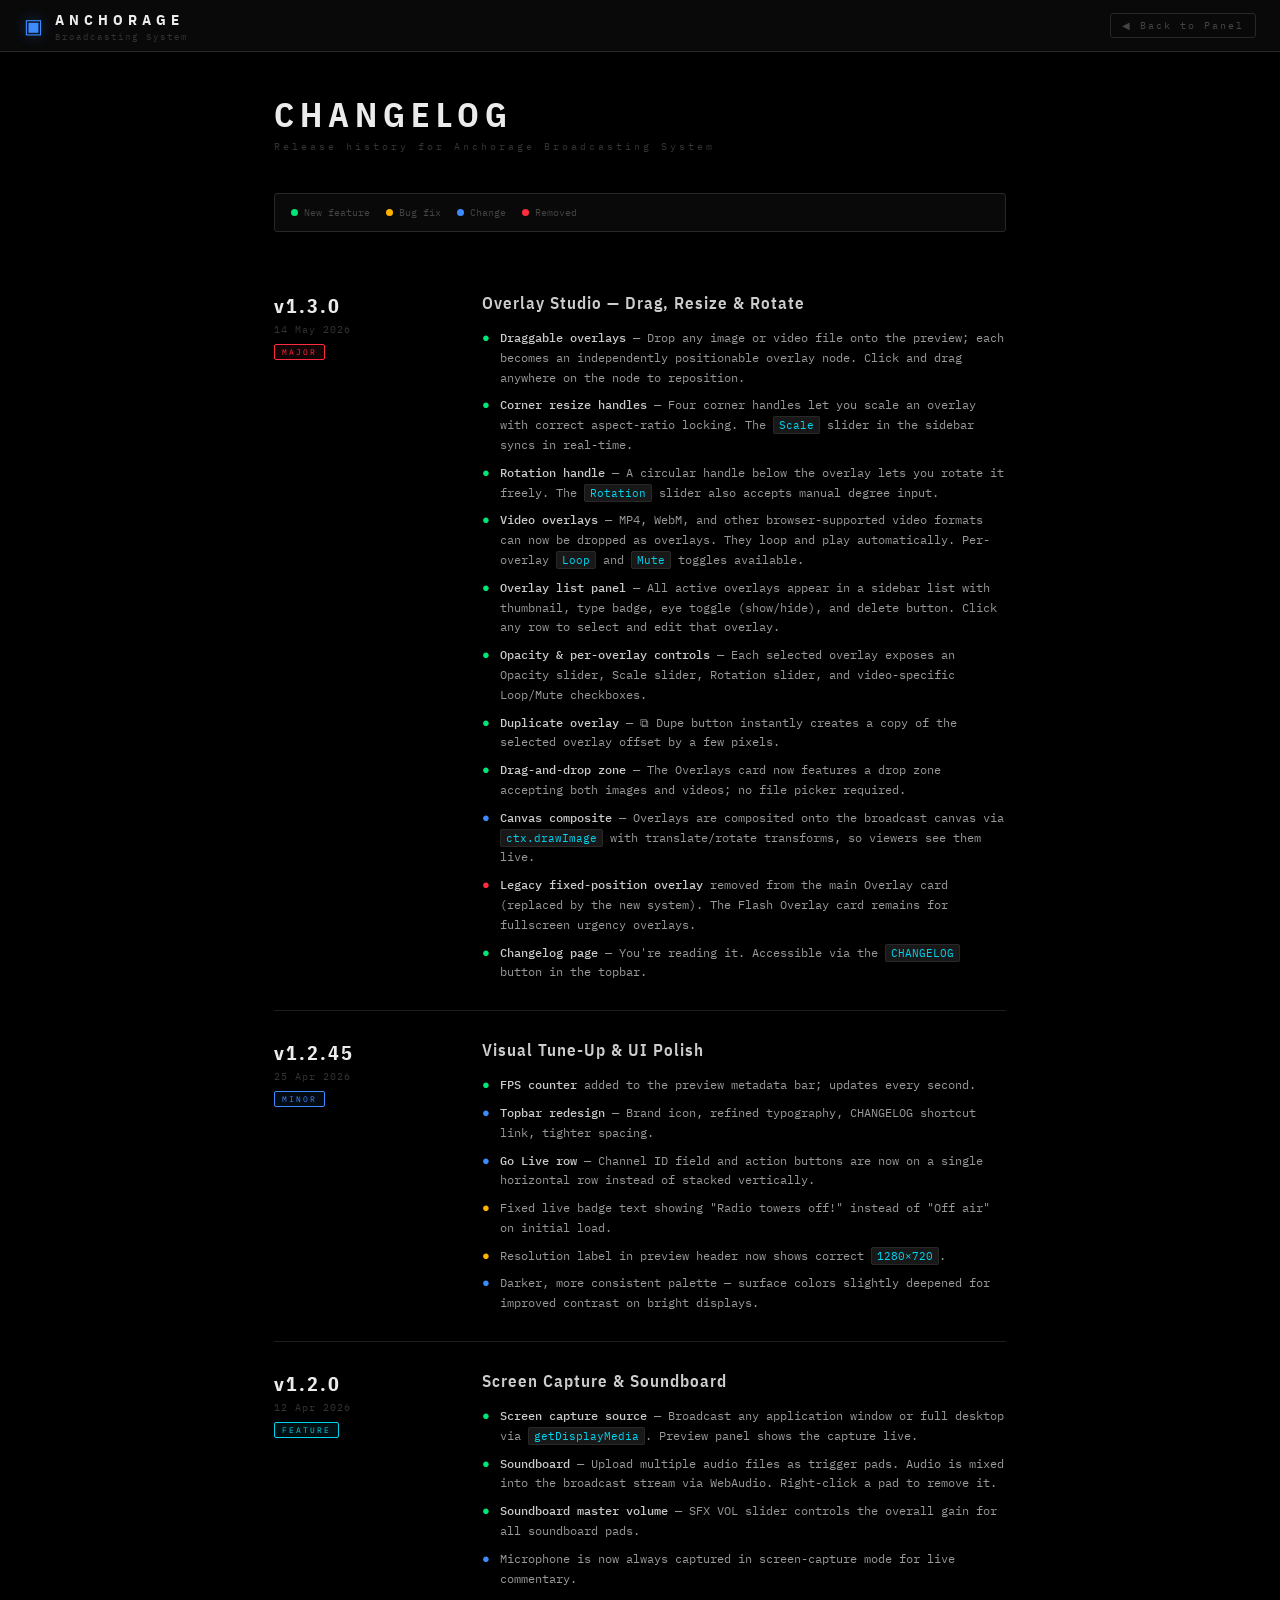
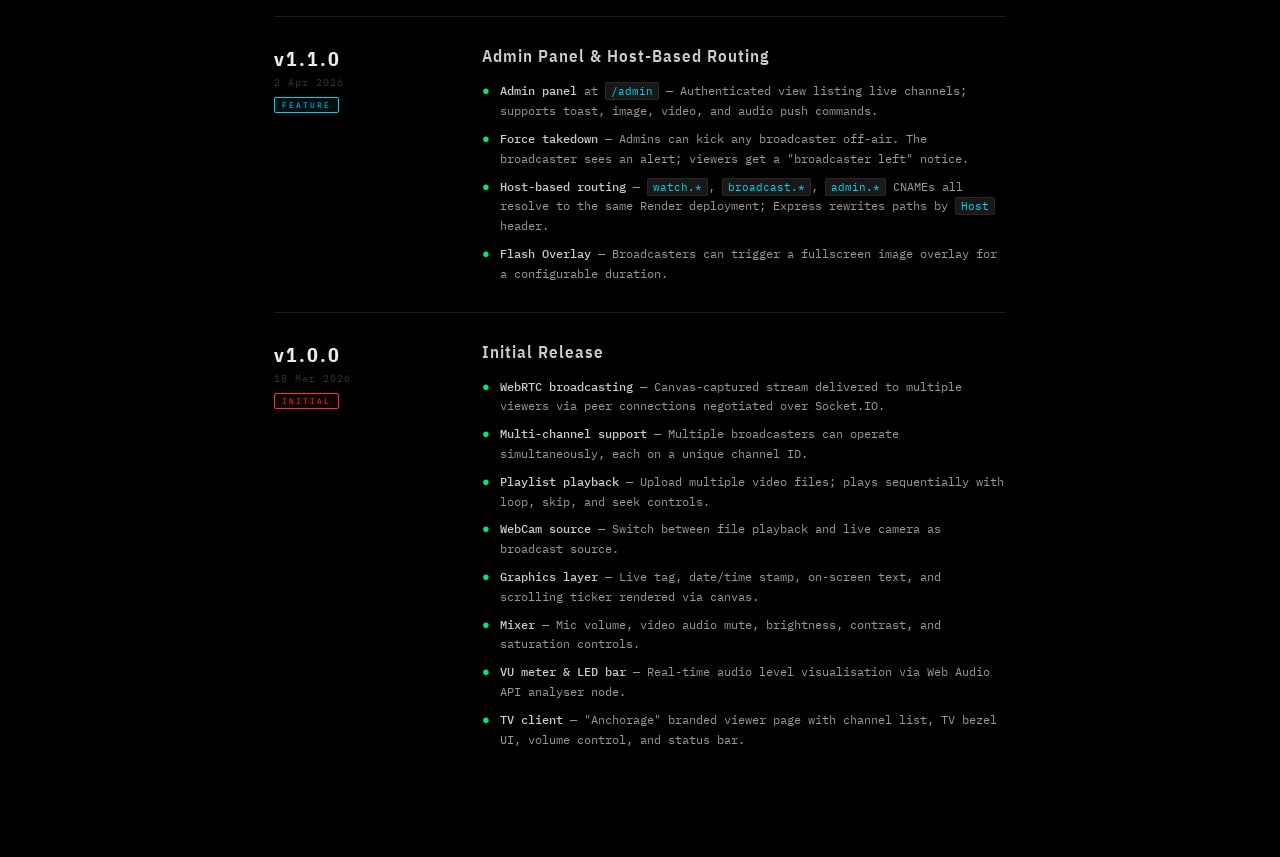
<file: public/broadcaster/changelog.html>
<!DOCTYPE html>
<html lang="en">
<head>
  <link rel="icon" href="favicon.png">
  <meta charset="UTF-8"/>
  <meta name="viewport" content="width=device-width,initial-scale=1"/>
  <title>Changelog — Anchorage</title>
  <link rel="preconnect" href="https://fonts.googleapis.com">
  <link href="https://fonts.googleapis.com/css2?family=IBM+Plex+Mono:wght@400;500&family=IBM+Plex+Sans+Condensed:wght@400;600;700;900&display=swap" rel="stylesheet">
  <style>
    :root {
      --black:  #000;
      --s1:     #090909;
      --s2:     #101010;
      --s3:     #181818;
      --line:   #1c1c1c;
      --line2:  #282828;
      --fg:     #666;
      --fg2:    #999;
      --fg3:    #ccc;
      --white:  #ebebeb;
      --red:    #ff2d3d;
      --green:  #00e676;
      --blue:   #3d8bff;
      --cyan:   #00d4f0;
      --amber:  #ffb300;
      --purple: #c04fff;
      --mono:   'IBM Plex Mono', monospace;
      --sans:   'IBM Plex Sans Condensed', sans-serif;
    }
    *, *::before, *::after { box-sizing: border-box; margin: 0; padding: 0; }
    html, body {
      min-height: 100%; background: var(--black);
      color: var(--fg2); font-family: var(--mono); font-size: 13px;
    }

    /* ── TOPBAR ── */
    .topbar {
      display: flex; align-items: center; justify-content: space-between;
      padding: 0 24px; height: 52px;
      background: var(--s1); border-bottom: 1px solid var(--line2);
      position: sticky; top: 0; z-index: 100;
    }
    .topbar-brand { display: flex; align-items: center; gap: 12px; }
    .brand-icon { font-size: 20px; color: var(--blue); text-shadow: 0 0 14px rgba(61,139,255,.4); }
    .topbar h1 {
      font-family: var(--sans); font-size: 15px; font-weight: 700;
      letter-spacing: 5px; text-transform: uppercase; color: var(--white);
    }
    .topbar-sub { font-size: 9px; letter-spacing: 2px; color: #333; margin-top: 2px; }
    .back-btn {
      font-family: var(--mono); font-size: 10px; letter-spacing: 2px;
      color: #444; border: 1px solid var(--line2); border-radius: 3px;
      padding: 5px 11px; text-decoration: none; transition: all .15s;
    }
    .back-btn:hover { color: var(--cyan); border-color: var(--cyan); }

    /* ── PAGE ── */
    .page { max-width: 780px; margin: 0 auto; padding: 40px 24px 80px; }

    .page-title {
      font-family: var(--sans); font-size: 34px; font-weight: 900;
      letter-spacing: 6px; text-transform: uppercase; color: var(--white);
      margin-bottom: 4px;
    }
    .page-sub { font-size: 10px; letter-spacing: 3px; color: #333; margin-bottom: 40px; }

    /* ── ENTRIES ── */
    .entry {
      display: grid; grid-template-columns: 180px 1fr;
      gap: 0 28px; margin-bottom: 0;
      border-bottom: 1px solid var(--line);
      padding: 28px 0;
    }
    .entry:last-child { border-bottom: none; }

    .entry-meta {}
    .entry-version {
      font-family: var(--sans); font-size: 20px; font-weight: 700;
      color: var(--white); letter-spacing: 2px;
    }
    .entry-date { font-size: 10px; color: #333; letter-spacing: 1px; margin-top: 4px; }
    .entry-tag {
      display: inline-block; font-size: 8px; letter-spacing: 2px;
      text-transform: uppercase; padding: 2px 7px; border-radius: 2px;
      margin-top: 8px; border: 1px solid;
    }
    .tag-major  { color: var(--red);    border-color: var(--red);    background: rgba(255,45,61,.07); }
    .tag-minor  { color: var(--blue);   border-color: var(--blue);   background: rgba(61,139,255,.07); }
    .tag-patch  { color: var(--green);  border-color: var(--green);  background: rgba(0,230,118,.07); }
    .tag-feature{ color: var(--cyan);   border-color: var(--cyan);   background: rgba(0,212,240,.07); }

    .entry-body {}
    .entry-title {
      font-family: var(--sans); font-size: 17px; font-weight: 600;
      color: var(--fg3); letter-spacing: 1px; margin-bottom: 14px;
    }
    .change-list { list-style: none; display: flex; flex-direction: column; gap: 8px; }
    .change-item { display: flex; gap: 10px; }
    .change-bullet { flex-shrink: 0; margin-top: 1px; }
    .change-text { font-size: 12px; line-height: 1.65; color: var(--fg2); }
    .change-text strong { color: var(--fg3); font-weight: 500; }
    .change-text code {
      font-family: var(--mono); font-size: 11px;
      background: var(--s3); border: 1px solid var(--line2);
      color: var(--cyan); padding: 1px 5px; border-radius: 2px;
    }

    /* Change type bullets */
    .b-new    { color: var(--green); }
    .b-fix    { color: var(--amber); }
    .b-change { color: var(--blue); }
    .b-remove { color: var(--red); }

    /* ── LEGEND ── */
    .legend {
      display: flex; gap: 16px; flex-wrap: wrap;
      margin-bottom: 32px; padding: 12px 16px;
      background: var(--s1); border: 1px solid var(--line2);
      border-radius: 3px;
    }
    .legend-item { display: flex; align-items: center; gap: 6px; font-size: 10px; color: #444; }
    .legend-dot { width: 7px; height: 7px; border-radius: 50%; }
  </style>
</head>
<body>

<div class="topbar">
  <div class="topbar-brand">
    <span class="brand-icon">▣</span>
    <div>
      <h1>Anchorage</h1>
      <div class="topbar-sub">Broadcasting System</div>
    </div>
  </div>
  <a href="index.html" class="back-btn">◀ Back to Panel</a>
</div>

<div class="page">
  <div class="page-title">Changelog</div>
  <div class="page-sub">Release history for Anchorage Broadcasting System</div>

  <div class="legend">
    <div class="legend-item"><div class="legend-dot" style="background:var(--green)"></div> New feature</div>
    <div class="legend-item"><div class="legend-dot" style="background:var(--amber)"></div> Bug fix</div>
    <div class="legend-item"><div class="legend-dot" style="background:var(--blue)"></div> Change</div>
    <div class="legend-item"><div class="legend-dot" style="background:var(--red)"></div> Removed</div>
  </div>

  <!-- v1.3.0 ───────────────────────────────────── -->
  <div class="entry">
    <div class="entry-meta">
      <div class="entry-version">v1.3.0</div>
      <div class="entry-date">14 May 2026</div>
      <div class="entry-tag tag-major">Major</div>
    </div>
    <div class="entry-body">
      <div class="entry-title">Overlay Studio — Drag, Resize & Rotate</div>
      <ul class="change-list">
        <li class="change-item">
          <span class="change-bullet b-new">●</span>
          <span class="change-text"><strong>Draggable overlays</strong> — Drop any image or video file onto the preview; each becomes an independently positionable overlay node. Click and drag anywhere on the node to reposition.</span>
        </li>
        <li class="change-item">
          <span class="change-bullet b-new">●</span>
          <span class="change-text"><strong>Corner resize handles</strong> — Four corner handles let you scale an overlay with correct aspect-ratio locking. The <code>Scale</code> slider in the sidebar syncs in real-time.</span>
        </li>
        <li class="change-item">
          <span class="change-bullet b-new">●</span>
          <span class="change-text"><strong>Rotation handle</strong> — A circular handle below the overlay lets you rotate it freely. The <code>Rotation</code> slider also accepts manual degree input.</span>
        </li>
        <li class="change-item">
          <span class="change-bullet b-new">●</span>
          <span class="change-text"><strong>Video overlays</strong> — MP4, WebM, and other browser-supported video formats can now be dropped as overlays. They loop and play automatically. Per-overlay <code>Loop</code> and <code>Mute</code> toggles available.</span>
        </li>
        <li class="change-item">
          <span class="change-bullet b-new">●</span>
          <span class="change-text"><strong>Overlay list panel</strong> — All active overlays appear in a sidebar list with thumbnail, type badge, eye toggle (show/hide), and delete button. Click any row to select and edit that overlay.</span>
        </li>
        <li class="change-item">
          <span class="change-bullet b-new">●</span>
          <span class="change-text"><strong>Opacity &amp; per-overlay controls</strong> — Each selected overlay exposes an Opacity slider, Scale slider, Rotation slider, and video-specific Loop/Mute checkboxes.</span>
        </li>
        <li class="change-item">
          <span class="change-bullet b-new">●</span>
          <span class="change-text"><strong>Duplicate overlay</strong> — ⧉ Dupe button instantly creates a copy of the selected overlay offset by a few pixels.</span>
        </li>
        <li class="change-item">
          <span class="change-bullet b-new">●</span>
          <span class="change-text"><strong>Drag-and-drop zone</strong> — The Overlays card now features a drop zone accepting both images and videos; no file picker required.</span>
        </li>
        <li class="change-item">
          <span class="change-bullet b-change">●</span>
          <span class="change-text"><strong>Canvas composite</strong> — Overlays are composited onto the broadcast canvas via <code>ctx.drawImage</code> with translate/rotate transforms, so viewers see them live.</span>
        </li>
        <li class="change-item">
          <span class="change-bullet b-remove">●</span>
          <span class="change-text"><strong>Legacy fixed-position overlay</strong> removed from the main Overlay card (replaced by the new system). The Flash Overlay card remains for fullscreen urgency overlays.</span>
        </li>
        <li class="change-item">
          <span class="change-bullet b-new">●</span>
          <span class="change-text"><strong>Changelog page</strong> — You're reading it. Accessible via the <code>CHANGELOG</code> button in the topbar.</span>
        </li>
      </ul>
    </div>
  </div>

  <!-- v1.2.45 ──────────────────────────────────── -->
  <div class="entry">
    <div class="entry-meta">
      <div class="entry-version">v1.2.45</div>
      <div class="entry-date">25 Apr 2026</div>
      <div class="entry-tag tag-minor">Minor</div>
    </div>
    <div class="entry-body">
      <div class="entry-title">Visual Tune-Up &amp; UI Polish</div>
      <ul class="change-list">
        <li class="change-item">
          <span class="change-bullet b-new">●</span>
          <span class="change-text"><strong>FPS counter</strong> added to the preview metadata bar; updates every second.</span>
        </li>
        <li class="change-item">
          <span class="change-bullet b-change">●</span>
          <span class="change-text"><strong>Topbar redesign</strong> — Brand icon, refined typography, CHANGELOG shortcut link, tighter spacing.</span>
        </li>
        <li class="change-item">
          <span class="change-bullet b-change">●</span>
          <span class="change-text"><strong>Go Live row</strong> — Channel ID field and action buttons are now on a single horizontal row instead of stacked vertically.</span>
        </li>
        <li class="change-item">
          <span class="change-bullet b-fix">●</span>
          <span class="change-text">Fixed live badge text showing "Radio towers off!" instead of "Off air" on initial load.</span>
        </li>
        <li class="change-item">
          <span class="change-bullet b-fix">●</span>
          <span class="change-text">Resolution label in preview header now shows correct <code>1280×720</code>.</span>
        </li>
        <li class="change-item">
          <span class="change-bullet b-change">●</span>
          <span class="change-text">Darker, more consistent palette — surface colors slightly deepened for improved contrast on bright displays.</span>
        </li>
      </ul>
    </div>
  </div>

  <!-- v1.2.0 ──────────────────────────────────── -->
  <div class="entry">
    <div class="entry-meta">
      <div class="entry-version">v1.2.0</div>
      <div class="entry-date">12 Apr 2026</div>
      <div class="entry-tag tag-feature">Feature</div>
    </div>
    <div class="entry-body">
      <div class="entry-title">Screen Capture &amp; Soundboard</div>
      <ul class="change-list">
        <li class="change-item">
          <span class="change-bullet b-new">●</span>
          <span class="change-text"><strong>Screen capture source</strong> — Broadcast any application window or full desktop via <code>getDisplayMedia</code>. Preview panel shows the capture live.</span>
        </li>
        <li class="change-item">
          <span class="change-bullet b-new">●</span>
          <span class="change-text"><strong>Soundboard</strong> — Upload multiple audio files as trigger pads. Audio is mixed into the broadcast stream via WebAudio. Right-click a pad to remove it.</span>
        </li>
        <li class="change-item">
          <span class="change-bullet b-new">●</span>
          <span class="change-text"><strong>Soundboard master volume</strong> — SFX VOL slider controls the overall gain for all soundboard pads.</span>
        </li>
        <li class="change-item">
          <span class="change-bullet b-change">●</span>
          <span class="change-text">Microphone is now always captured in screen-capture mode for live commentary.</span>
        </li>
      </ul>
    </div>
  </div>

  <!-- v1.1.0 ──────────────────────────────────── -->
  <div class="entry">
    <div class="entry-meta">
      <div class="entry-version">v1.1.0</div>
      <div class="entry-date">2 Apr 2026</div>
      <div class="entry-tag tag-feature">Feature</div>
    </div>
    <div class="entry-body">
      <div class="entry-title">Admin Panel &amp; Host-Based Routing</div>
      <ul class="change-list">
        <li class="change-item">
          <span class="change-bullet b-new">●</span>
          <span class="change-text"><strong>Admin panel</strong> at <code>/admin</code> — Authenticated view listing live channels; supports toast, image, video, and audio push commands.</span>
        </li>
        <li class="change-item">
          <span class="change-bullet b-new">●</span>
          <span class="change-text"><strong>Force takedown</strong> — Admins can kick any broadcaster off-air. The broadcaster sees an alert; viewers get a "broadcaster left" notice.</span>
        </li>
        <li class="change-item">
          <span class="change-bullet b-new">●</span>
          <span class="change-text"><strong>Host-based routing</strong> — <code>watch.*</code>, <code>broadcast.*</code>, <code>admin.*</code> CNAMEs all resolve to the same Render deployment; Express rewrites paths by <code>Host</code> header.</span>
        </li>
        <li class="change-item">
          <span class="change-bullet b-new">●</span>
          <span class="change-text"><strong>Flash Overlay</strong> — Broadcasters can trigger a fullscreen image overlay for a configurable duration.</span>
        </li>
      </ul>
    </div>
  </div>

  <!-- v1.0.0 ──────────────────────────────────── -->
  <div class="entry">
    <div class="entry-meta">
      <div class="entry-version">v1.0.0</div>
      <div class="entry-date">18 Mar 2026</div>
      <div class="entry-tag tag-major">Initial</div>
    </div>
    <div class="entry-body">
      <div class="entry-title">Initial Release</div>
      <ul class="change-list">
        <li class="change-item">
          <span class="change-bullet b-new">●</span>
          <span class="change-text"><strong>WebRTC broadcasting</strong> — Canvas-captured stream delivered to multiple viewers via peer connections negotiated over Socket.IO.</span>
        </li>
        <li class="change-item">
          <span class="change-bullet b-new">●</span>
          <span class="change-text"><strong>Multi-channel support</strong> — Multiple broadcasters can operate simultaneously, each on a unique channel ID.</span>
        </li>
        <li class="change-item">
          <span class="change-bullet b-new">●</span>
          <span class="change-text"><strong>Playlist playback</strong> — Upload multiple video files; plays sequentially with loop, skip, and seek controls.</span>
        </li>
        <li class="change-item">
          <span class="change-bullet b-new">●</span>
          <span class="change-text"><strong>WebCam source</strong> — Switch between file playback and live camera as broadcast source.</span>
        </li>
        <li class="change-item">
          <span class="change-bullet b-new">●</span>
          <span class="change-text"><strong>Graphics layer</strong> — Live tag, date/time stamp, on-screen text, and scrolling ticker rendered via canvas.</span>
        </li>
        <li class="change-item">
          <span class="change-bullet b-new">●</span>
          <span class="change-text"><strong>Mixer</strong> — Mic volume, video audio mute, brightness, contrast, and saturation controls.</span>
        </li>
        <li class="change-item">
          <span class="change-bullet b-new">●</span>
          <span class="change-text"><strong>VU meter &amp; LED bar</strong> — Real-time audio level visualisation via Web Audio API analyser node.</span>
        </li>
        <li class="change-item">
          <span class="change-bullet b-new">●</span>
          <span class="change-text"><strong>TV client</strong> — "Anchorage" branded viewer page with channel list, TV bezel UI, volume control, and status bar.</span>
        </li>
      </ul>
    </div>
  </div>

</div>
</body>
</html>
</file>
